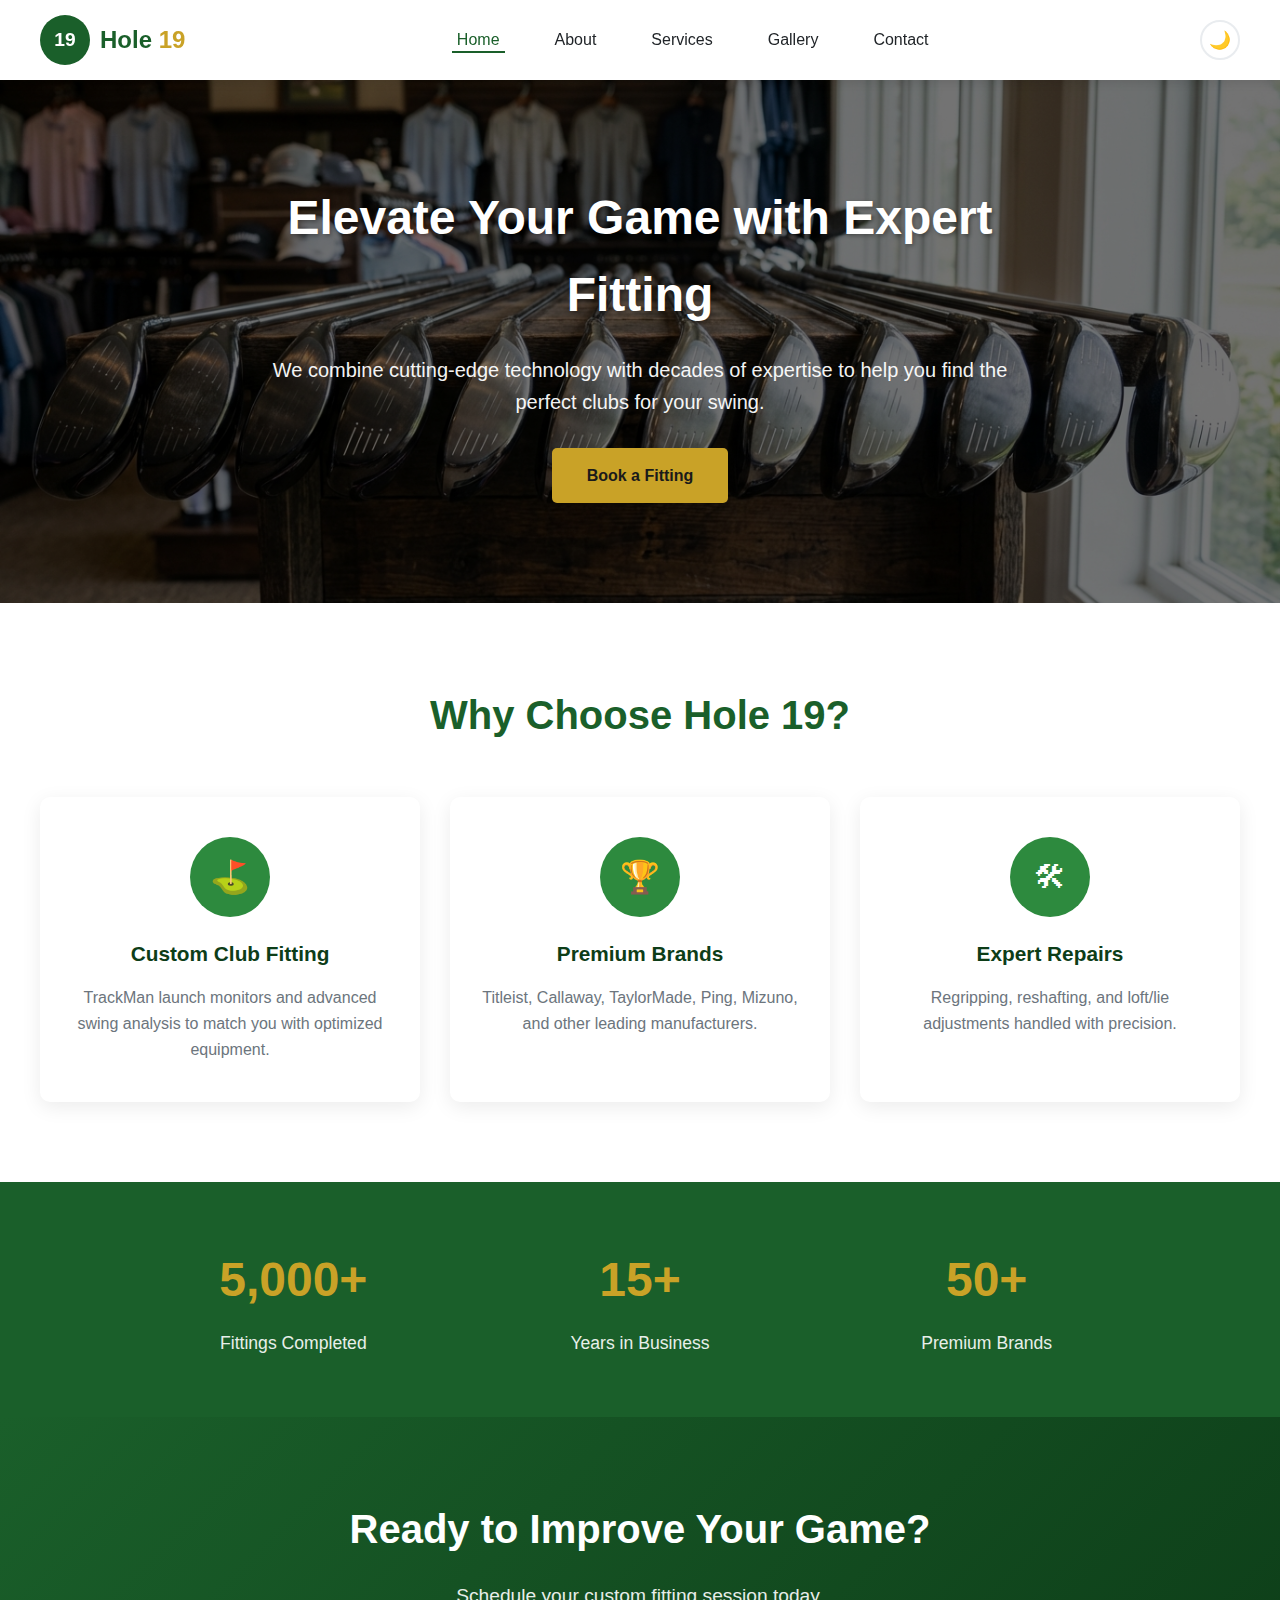
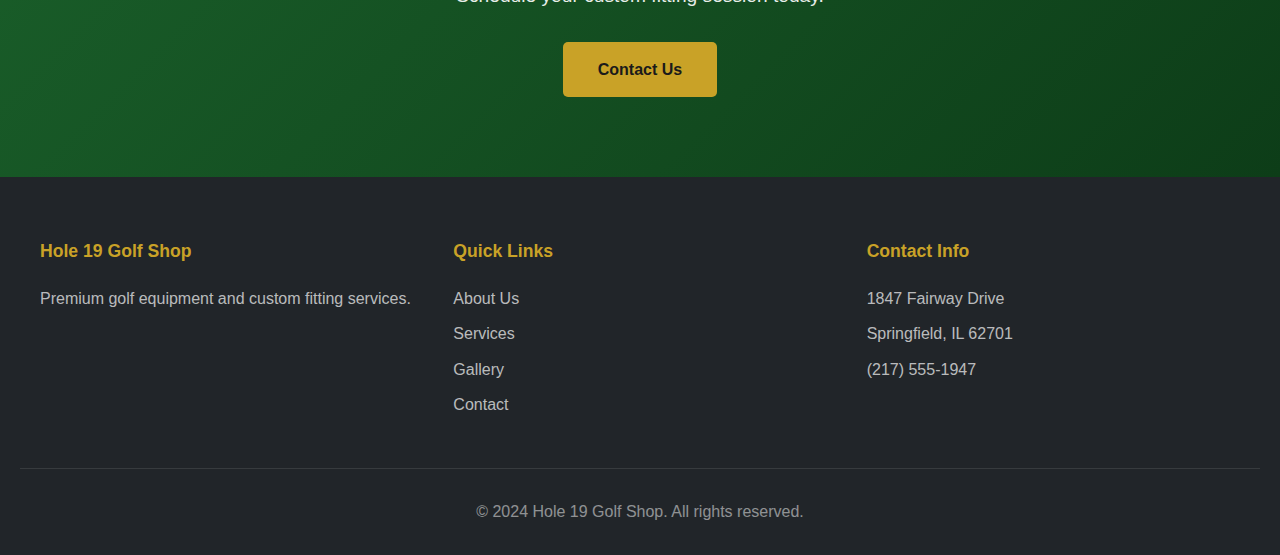
<file: index.html>
<!DOCTYPE html>
<html lang="en">
<head>
    <meta charset="UTF-8">
    <meta name="viewport" content="width=device-width, initial-scale=1.0">
    <meta name="description" content="Hole 19 Golf Shop - Premium golf equipment and custom club fitting in Springfield.">
    <title>Hole 19 Golf Shop | Premium Golf Equipment & Custom Fitting</title>
    <link rel="stylesheet" href="styles.css">
    <script src="theme.js"></script>
</head>
<body>
    <header>
        <nav>
            <a href="index.html" class="logo">
                <div class="logo-icon">19</div>
                <div class="logo-text">Hole <span>19</span></div>
            </a>
            <ul class="nav-links">
                <li><a href="index.html" class="active">Home</a></li>
                <li><a href="about.html">About</a></li>
                <li><a href="services.html">Services</a></li>
                <li><a href="gallery.html">Gallery</a></li>
                <li><a href="contact.html">Contact</a></li>
            </ul>
            <button class="theme-toggle" onclick="toggleTheme()" aria-label="Switch to dark mode" aria-pressed="false">
                <span class="theme-icon">🌙</span>
            </button>
            <div class="mobile-menu-btn" onclick="toggleMenu()">
                <span></span>
                <span></span>
                <span></span>
            </div>
        </nav>
    </header>

    <main>
        <section class="hero">
            <div class="hero-content">
                <h1>Elevate Your Game with Expert Fitting</h1>
                <p>We combine cutting-edge technology with decades of expertise to help you find the perfect clubs for your swing.</p>
                <a href="services.html" class="btn btn-primary">Book a Fitting</a>
            </div>
        </section>

        <section class="features">
            <div class="section-title">
                <h2>Why Choose Hole 19?</h2>
            </div>
            <div class="features-grid">
                <div class="feature-card">
                    <div class="feature-icon">&#9971;</div>
                    <h3>Custom Club Fitting</h3>
                    <p>TrackMan launch monitors and advanced swing analysis to match you with optimized equipment.</p>
                </div>
                <div class="feature-card">
                    <div class="feature-icon">&#127942;</div>
                    <h3>Premium Brands</h3>
                    <p>Titleist, Callaway, TaylorMade, Ping, Mizuno, and other leading manufacturers.</p>
                </div>
                <div class="feature-card">
                    <div class="feature-icon">&#128736;</div>
                    <h3>Expert Repairs</h3>
                    <p>Regripping, reshafting, and loft/lie adjustments handled with precision.</p>
                </div>
            </div>
        </section>

        <section class="stats-section">
            <div class="stats-grid">
                <div class="stat-item">
                    <h3>5,000+</h3>
                    <p>Fittings Completed</p>
                </div>
                <div class="stat-item">
                    <h3>15+</h3>
                    <p>Years in Business</p>
                </div>
                <div class="stat-item">
                    <h3>50+</h3>
                    <p>Premium Brands</p>
                </div>
            </div>
        </section>

        <section class="cta-section">
            <h2>Ready to Improve Your Game?</h2>
            <p>Schedule your custom fitting session today.</p>
            <a href="contact.html" class="btn btn-primary">Contact Us</a>
        </section>
    </main>

    <footer>
        <div class="footer-content">
            <div class="footer-section">
                <h4>Hole 19 Golf Shop</h4>
                <p>Premium golf equipment and custom fitting services.</p>
            </div>
            <div class="footer-section">
                <h4>Quick Links</h4>
                <a href="about.html">About Us</a>
                <a href="services.html">Services</a>
                <a href="gallery.html">Gallery</a>
                <a href="contact.html">Contact</a>
            </div>
            <div class="footer-section">
                <h4>Contact Info</h4>
                <p>1847 Fairway Drive</p>
                <p>Springfield, IL 62701</p>
                <p>(217) 555-1947</p>
            </div>
        </div>
        <div class="footer-bottom">
            <p>&copy; 2024 Hole 19 Golf Shop. All rights reserved.</p>
        </div>
    </footer>

    <script>

        function toggleMenu() {
            document.querySelector('.nav-links').classList.toggle('active');
        }
    </script>
</body>
</html>
</file>
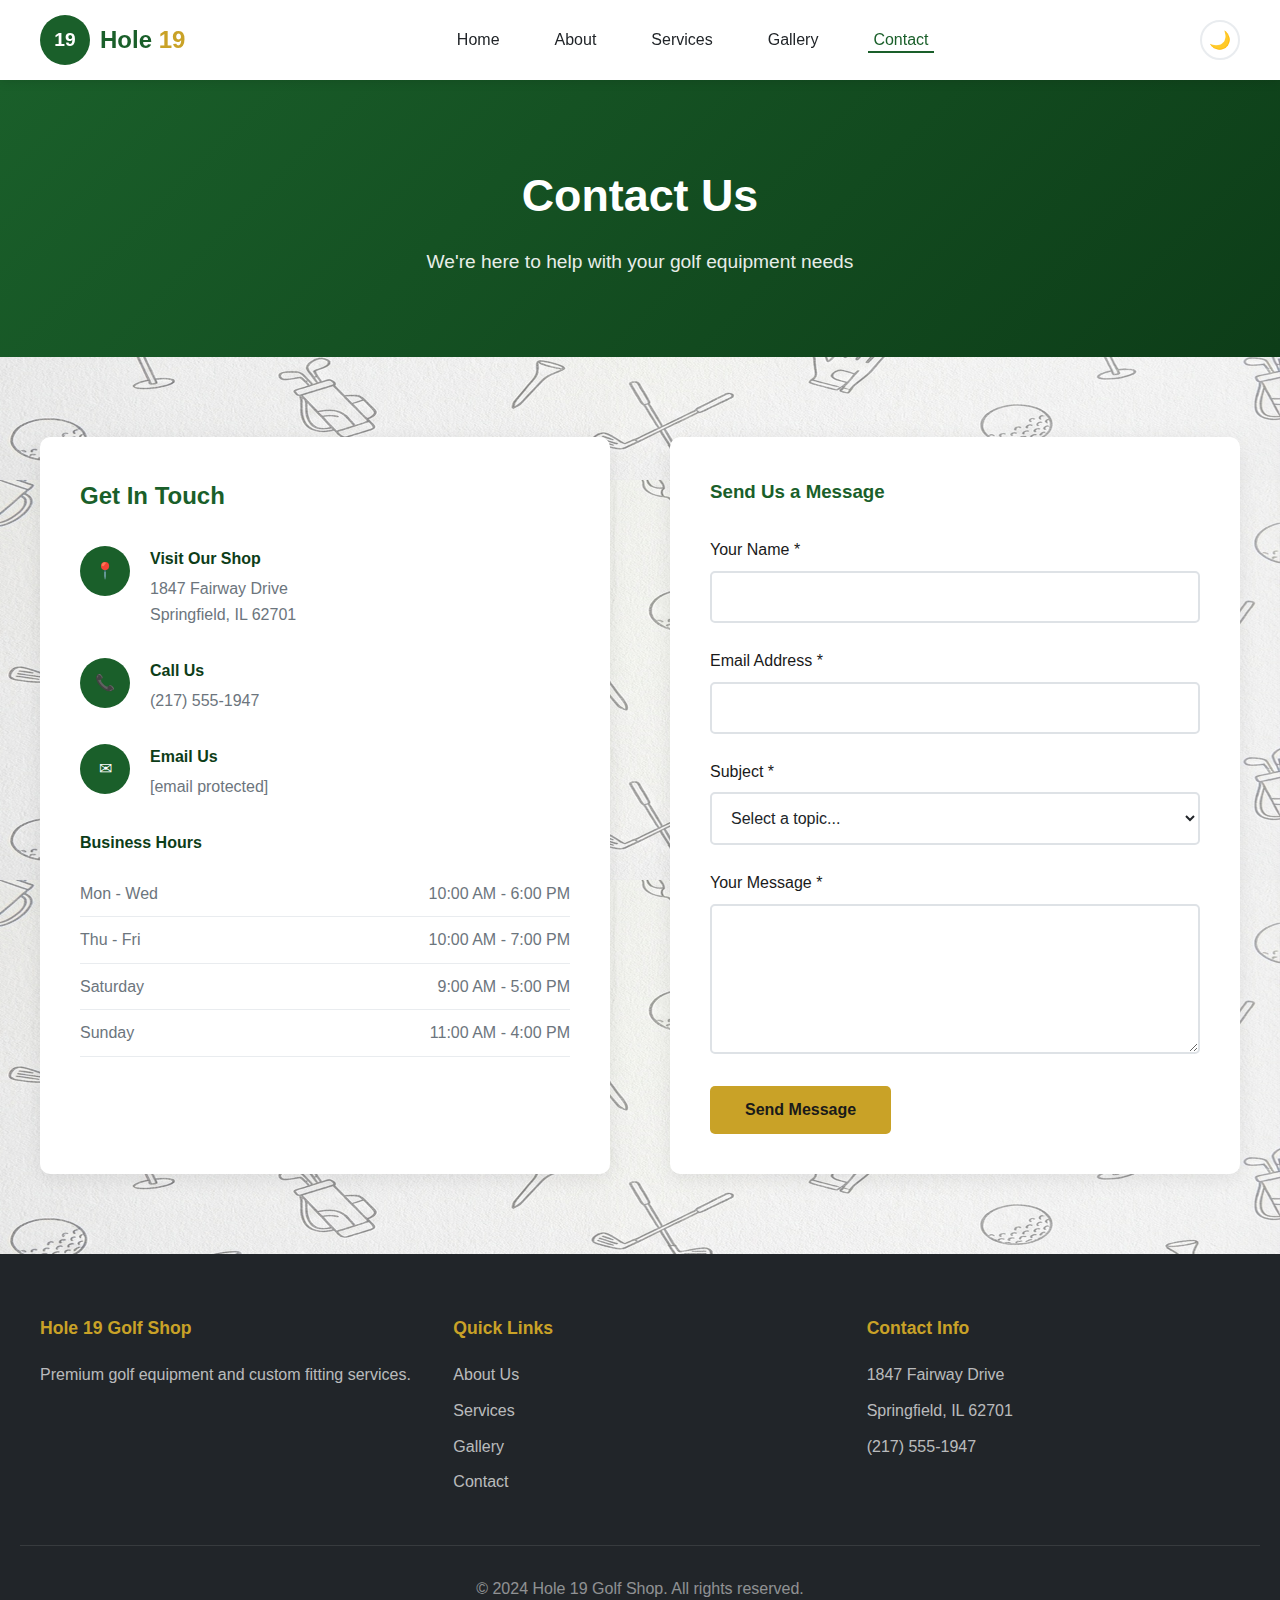
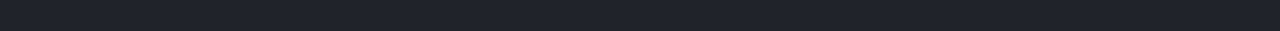
<file: contact.html>
<!DOCTYPE html>
<html lang="en">
<head>
    <meta charset="UTF-8">
    <meta name="viewport" content="width=device-width, initial-scale=1.0">
    <meta name="description" content="Contact Hole 19 Golf Shop in Springfield, IL.">
    <title>Contact Us | Hole 19 Golf Shop</title>
    <link rel="stylesheet" href="styles.css">
    <script src="theme.js"></script>
</head>
<body class="contact-page">
    <header>
        <nav>
            <a href="index.html" class="logo">
                <div class="logo-icon">19</div>
                <div class="logo-text">Hole <span>19</span></div>
            </a>
            <ul class="nav-links">
                <li><a href="index.html">Home</a></li>
                <li><a href="about.html">About</a></li>
                <li><a href="services.html">Services</a></li>
                <li><a href="gallery.html">Gallery</a></li>
                <li><a href="contact.html" class="active">Contact</a></li>
            </ul>
            <button class="theme-toggle" onclick="toggleTheme()" aria-label="Switch to dark mode" aria-pressed="false">
                <span class="theme-icon">🌙</span>
            </button>
            <div class="mobile-menu-btn" onclick="toggleMenu()">
                <span></span>
                <span></span>
                <span></span>
            </div>
        </nav>
    </header>

    <main>
        <section class="page-header">
            <h1>Contact Us</h1>
            <p>We're here to help with your golf equipment needs</p>
        </section>

        <section class="contact-section">
            <div class="contact-grid">
                <div class="contact-info">
                    <h3>Get In Touch</h3>

                    <div class="contact-item">
                        <div class="contact-icon">&#128205;</div>
                        <div>
                            <h4>Visit Our Shop</h4>
                            <p>1847 Fairway Drive<br>Springfield, IL 62701</p>
                        </div>
                    </div>

                    <div class="contact-item">
                        <div class="contact-icon">&#128222;</div>
                        <div>
                            <h4>Call Us</h4>
                            <p>(217) 555-1947</p>
                        </div>
                    </div>

                    <div class="contact-item">
                        <div class="contact-icon">&#9993;</div>
                        <div>
                            <h4>Email Us</h4>
                            <p><a href="/cdn-cgi/l/email-protection" class="__cf_email__" data-cfemail="a7cec9c1c8e7cfc8cbc2969ec0c8cbc189c4c8ca">[email&#160;protected]</a></p>
                        </div>
                    </div>

                    <div class="hours-table">
                        <h4>Business Hours</h4>
                        <table>
                            <tr><td>Mon - Wed</td><td>10:00 AM - 6:00 PM</td></tr>
                            <tr><td>Thu - Fri</td><td>10:00 AM - 7:00 PM</td></tr>
                            <tr><td>Saturday</td><td>9:00 AM - 5:00 PM</td></tr>
                            <tr><td>Sunday</td><td>11:00 AM - 4:00 PM</td></tr>
                        </table>
                    </div>
                </div>

                <div class="contact-form">
                    <h3>Send Us a Message</h3>
                    <form action="#" method="POST">
                        <div class="form-group">
                            <label for="name">Your Name *</label>
                            <input type="text" id="name" name="name" required>
                        </div>
                        <div class="form-group">
                            <label for="email">Email Address *</label>
                            <input type="email" id="email" name="email" required>
                        </div>
                        <div class="form-group">
                            <label for="subject">Subject *</label>
                            <select id="subject" name="subject" required>
                                <option value="">Select a topic...</option>
                                <option value="fitting">Schedule a Fitting</option>
                                <option value="repair">Club Repair</option>
                                <option value="other">Other</option>
                            </select>
                        </div>
                        <div class="form-group">
                            <label for="message">Your Message *</label>
                            <textarea id="message" name="message" rows="5" required></textarea>
                        </div>
                        <button type="submit" class="btn btn-primary">Send Message</button>
                    </form>
                </div>
            </div>
        </section>
    </main>

    <footer>
        <div class="footer-content">
            <div class="footer-section">
                <h4>Hole 19 Golf Shop</h4>
                <p>Premium golf equipment and custom fitting services.</p>
            </div>
            <div class="footer-section">
                <h4>Quick Links</h4>
                <a href="about.html">About Us</a>
                <a href="services.html">Services</a>
                <a href="gallery.html">Gallery</a>
                <a href="contact.html">Contact</a>
            </div>
            <div class="footer-section">
                <h4>Contact Info</h4>
                <p>1847 Fairway Drive</p>
                <p>Springfield, IL 62701</p>
                <p>(217) 555-1947</p>
            </div>
        </div>
        <div class="footer-bottom">
            <p>&copy; 2024 Hole 19 Golf Shop. All rights reserved.</p>
        </div>
    </footer>

    <script data-cfasync="false" src="/c
</file>
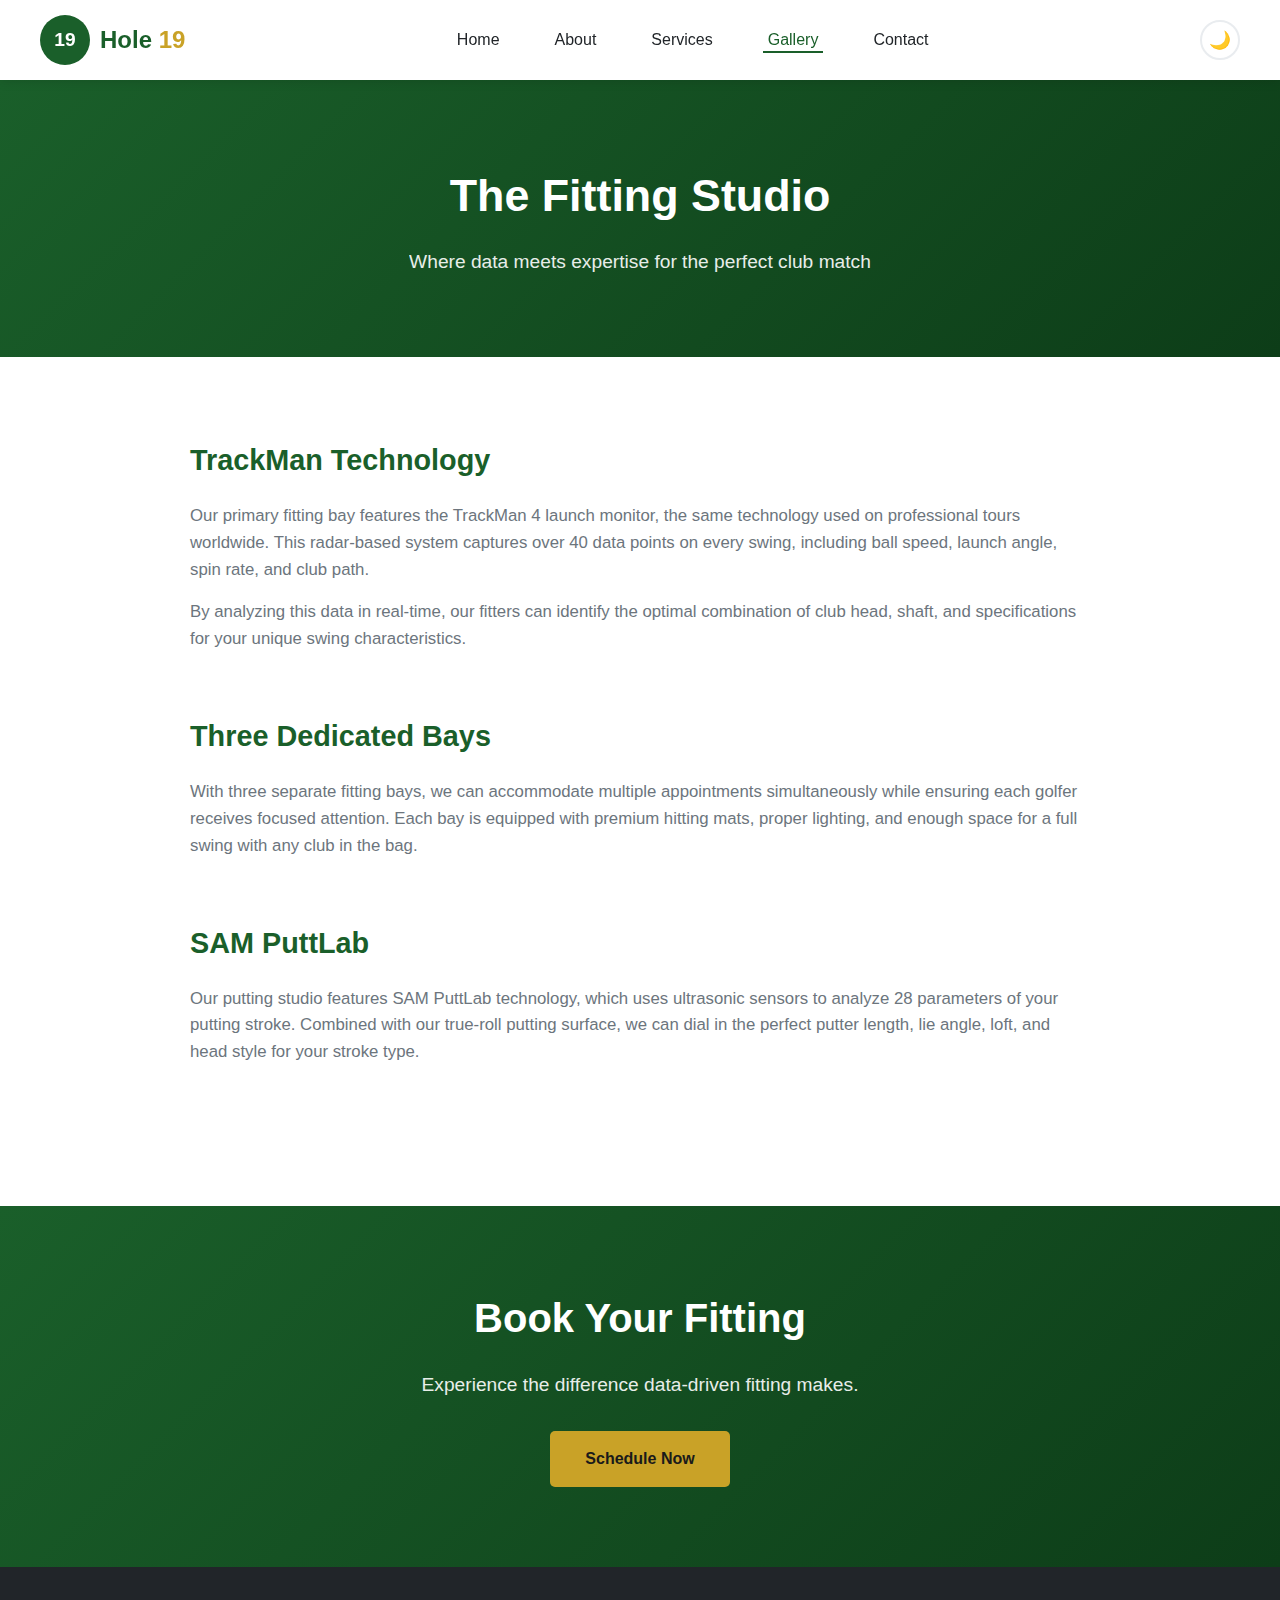
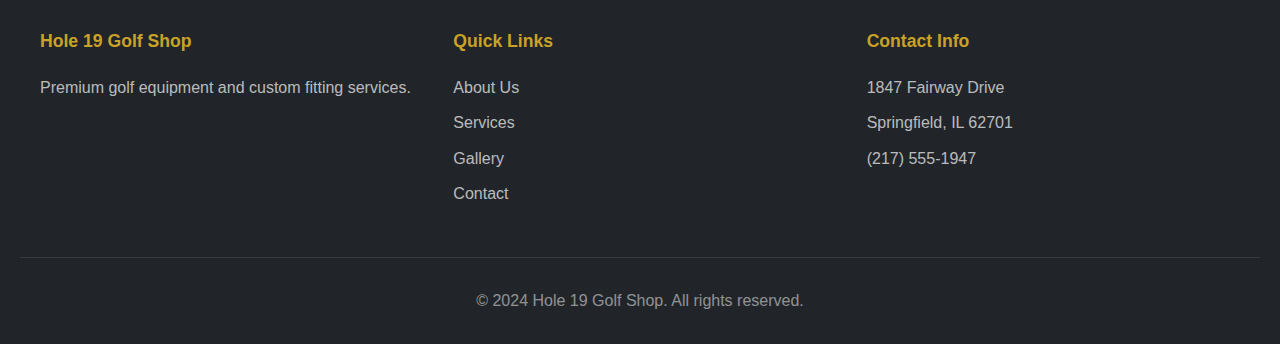
<file: fitting-studio.html>
<!DOCTYPE html>
<html lang="en">
<head>
    <meta charset="UTF-8">
    <meta name="viewport" content="width=device-width, initial-scale=1.0">
    <meta name="description" content="Explore our state-of-the-art fitting studio at Hole 19 Golf Shop.">
    <title>Fitting Studio | Hole 19 Golf Shop</title>
    <link rel="stylesheet" href="styles.css">
    <script src="theme.js"></script>
</head>
<body>
    <header>
        <nav>
            <a href="index.html" class="logo">
                <div class="logo-icon">19</div>
                <div class="logo-text">Hole <span>19</span></div>
            </a>
            <ul class="nav-links">
                <li><a href="index.html">Home</a></li>
                <li><a href="about.html">About</a></li>
                <li><a href="services.html">Services</a></li>
                <li><a href="gallery.html" class="active">Gallery</a></li>
                <li><a href="contact.html">Contact</a></li>
            </ul>
            <button class="theme-toggle" onclick="toggleTheme()" aria-label="Switch to dark mode" aria-pressed="false">
                <span class="theme-icon">🌙</span>
            </button>
            <div class="mobile-menu-btn" onclick="toggleMenu()">
                <span></span>
                <span></span>
                <span></span>
            </div>
        </nav>
    </header>

    <main>
        <section class="page-header">
            <h1>The Fitting Studio</h1>
            <p>Where data meets expertise for the perfect club match</p>
        </section>

        <section class="content-section">
            <div class="content-block">
                <h2>TrackMan Technology</h2>
                <p>Our primary fitting bay features the TrackMan 4 launch monitor, the same technology used on professional tours worldwide. This radar-based system captures over 40 data points on every swing, including ball speed, launch angle, spin rate, and club path.</p>
                <p>By analyzing this data in real-time, our fitters can identify the optimal combination of club head, shaft, and specifications for your unique swing characteristics.</p>
            </div>

            <div class="content-block">
                <h2>Three Dedicated Bays</h2>
                <p>With three separate fitting bays, we can accommodate multiple appointments simultaneously while ensuring each golfer receives focused attention. Each bay is equipped with premium hitting mats, proper lighting, and enough space for a full swing with any club in the bag.</p>
            </div>

            <div class="content-block">
                <h2>SAM PuttLab</h2>
                <p>Our putting studio features SAM PuttLab technology, which uses ultrasonic sensors to analyze 28 parameters of your putting stroke. Combined with our true-roll putting surface, we can dial in the perfect putter length, lie angle, loft, and head style for your stroke type.</p>
            </div>
        </section>

        <section class="cta-section">
            <h2>Book Your Fitting</h2>
            <p>Experience the difference data-driven fitting makes.</p>
            <a href="contact.html" class="btn btn-primary">Schedule Now</a>
        </section>
    </main>

    <footer>
        <div class="footer-content">
            <div class="footer-section">
                <h4>Hole 19 Golf Shop</h4>
                <p>Premium golf equipment and custom fitting services.</p>
            </div>
            <div class="footer-section">
                <h4>Quick Links</h4>
                <a href="about.html">About Us</a>
                <a href="services.html">Services</a>
                <a href="gallery.html">Gallery</a>
                <a href="contact.html">Contact</a>
            </div>
            <div class="footer-section">
                <h4>Contact Info</h4>
                <p>1847 Fairway Drive</p>
                <p>Springfield, IL 62701</p>
                <p>(217) 555-1947</p>
            </div>
        </div>
        <div class="footer-bottom">
            <p>&copy; 2024 Hole 19 Golf Shop. All rights reserved.</p>
        </div>
    </footer>

    <script>

        function toggleMenu() {
            document.querySelector('.nav-links').classList.toggle('active');
        }
    </script>
</body>
</html>
</file>
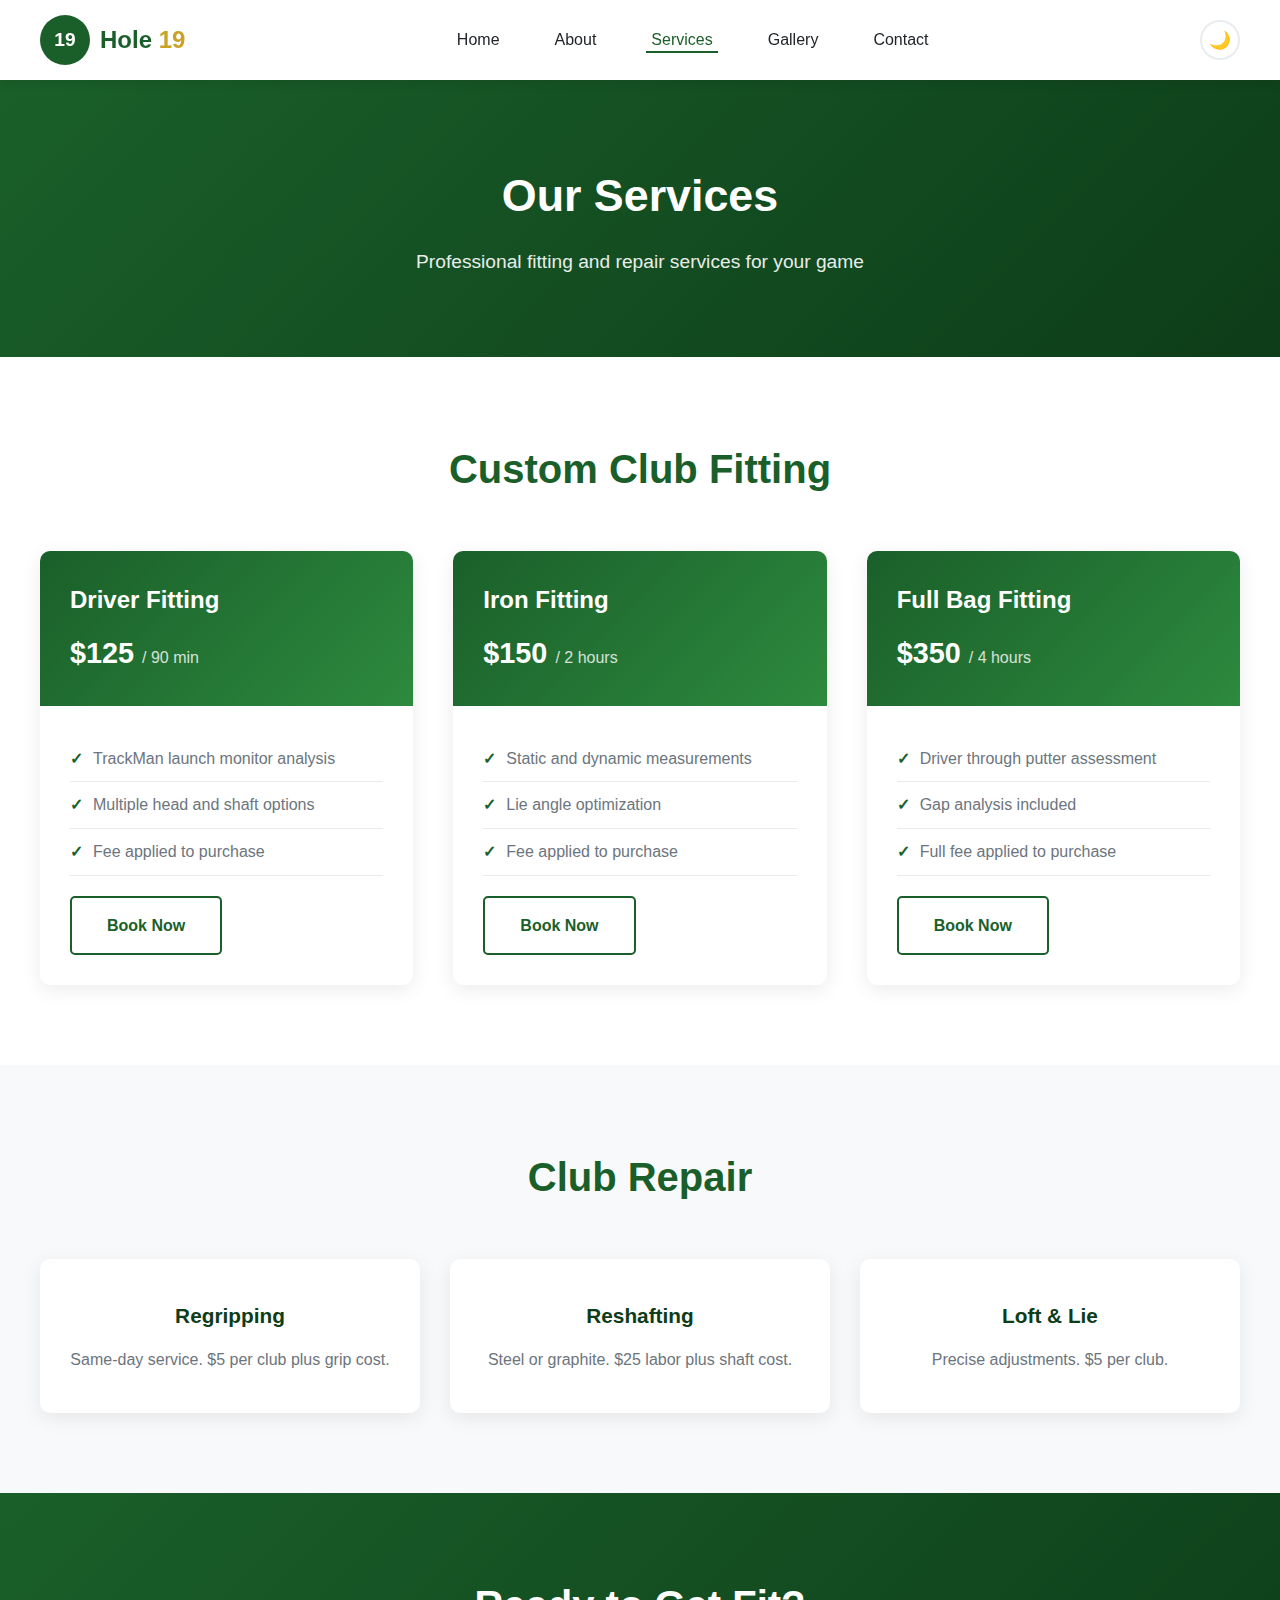
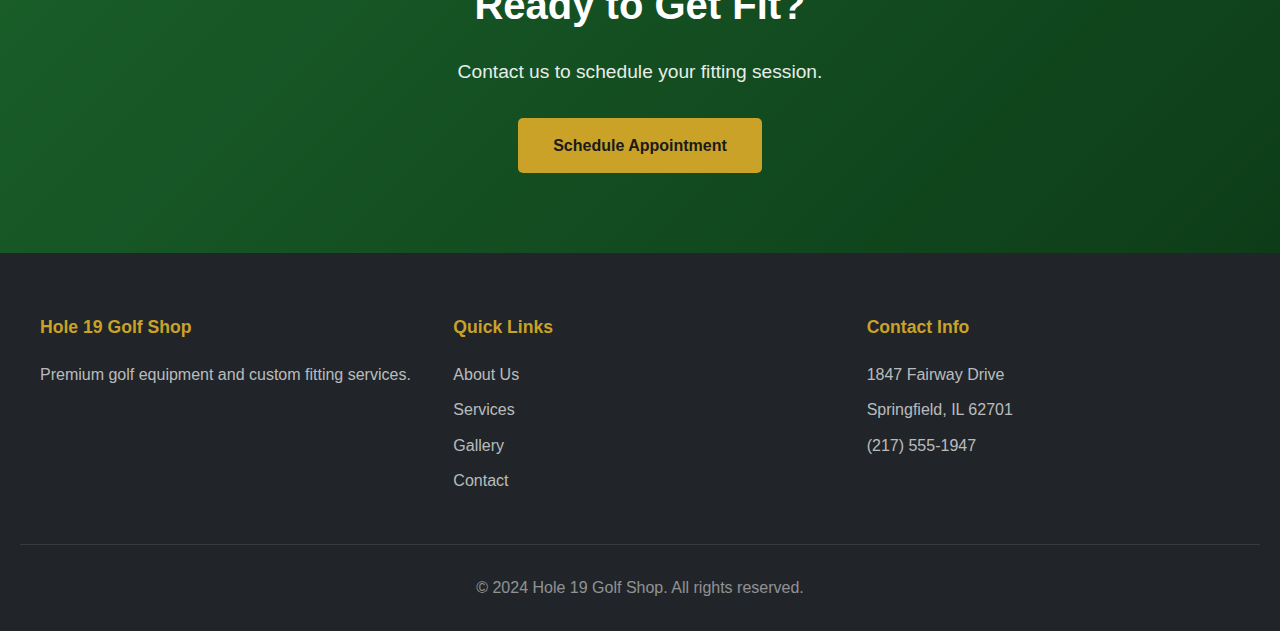
<file: services.html>
<!DOCTYPE html>
<html lang="en">
<head>
    <meta charset="UTF-8">
    <meta name="viewport" content="width=device-width, initial-scale=1.0">
    <meta name="description" content="Professional golf services including custom club fitting and repair at Hole 19 Golf Shop.">
    <title>Services | Hole 19 Golf Shop</title>
    <link rel="stylesheet" href="styles.css">
    <script src="theme.js"></script>
</head>
<body>
    <header>
        <nav>
            <a href="index.html" class="logo">
                <div class="logo-icon">19</div>
                <div class="logo-text">Hole <span>19</span></div>
            </a>
            <ul class="nav-links">
                <li><a href="index.html">Home</a></li>
                <li><a href="about.html">About</a></li>
                <li><a href="services.html" class="active">Services</a></li>
                <li><a href="gallery.html">Gallery</a></li>
                <li><a href="contact.html">Contact</a></li>
            </ul>
            <button class="theme-toggle" onclick="toggleTheme()" aria-label="Switch to dark mode" aria-pressed="false">
                <span class="theme-icon">🌙</span>
            </button>
            <div class="mobile-menu-btn" onclick="toggleMenu()">
                <span></span>
                <span></span>
                <span></span>
            </div>
        </nav>
    </header>

    <main>
        <section class="page-header">
            <h1>Our Services</h1>
            <p>Professional fitting and repair services for your game</p>
        </section>

        <section class="content-section">
            <div class="section-title">
                <h2>Custom Club Fitting</h2>
            </div>
            <div class="services-grid">
                <div class="service-card">
                    <div class="service-header">
                        <h3>Driver Fitting</h3>
                        <div class="price">$125 <span>/ 90 min</span></div>
                    </div>
                    <div class="service-body">
                        <ul>
                            <li>TrackMan launch monitor analysis</li>
                            <li>Multiple head and shaft options</li>
                            <li>Fee applied to purchase</li>
                        </ul>
                        <a href="contact.html" class="btn btn-outline">Book Now</a>
                    </div>
                </div>
                <div class="service-card">
                    <div class="service-header">
                        <h3>Iron Fitting</h3>
                        <div class="price">$150 <span>/ 2 hours</span></div>
                    </div>
                    <div class="service-body">
                        <ul>
                            <li>Static and dynamic measurements</li>
                            <li>Lie angle optimization</li>
                            <li>Fee applied to purchase</li>
                        </ul>
                        <a href="contact.html" class="btn btn-outline">Book Now</a>
                    </div>
                </div>
                <div class="service-card">
                    <div class="service-header">
                        <h3>Full Bag Fitting</h3>
                        <div class="price">$350 <span>/ 4 hours</span></div>
                    </div>
                    <div class="service-body">
                        <ul>
                            <li>Driver through putter assessment</li>
                            <li>Gap analysis included</li>
                            <li>Full fee applied to purchase</li>
                        </ul>
                        <a href="contact.html" class="btn btn-outline">Book Now</a>
                    </div>
                </div>
            </div>
        </section>

        <section class="about-section">
            <div class="section-title">
                <h2>Club Repair</h2>
            </div>
            <div class="features-grid">
                <div class="feature-card">
                    <h3>Regripping</h3>
                    <p>Same-day service. $5 per club plus grip cost.</p>
                </div>
                <div class="feature-card">
                    <h3>Reshafting</h3>
                    <p>Steel or graphite. $25 labor plus shaft cost.</p>
                </div>
                <div class="feature-card">
                    <h3>Loft & Lie</h3>
                    <p>Precise adjustments. $5 per club.</p>
                </div>
            </div>
        </section>

        <section class="cta-section">
            <h2>Ready to Get Fit?</h2>
            <p>Contact us to schedule your fitting session.</p>
            <a href="contact.html" class="btn btn-primary">Schedule Appointment</a>
        </section>
    </main>

    <footer>
        <div class="footer-content">
            <div class="footer-section">
                <h4>Hole 19 Golf Shop</h4>
                <p>Premium golf equipment and custom fitting services.</p>
            </div>
            <div class="footer-section">
                <h4>Quick Links</h4>
                <a href="about.html">About Us</a>
                <a href="services.html">Services</a>
                <a href="gallery.html">Gallery</a>
                <a href="contact.html">Contact</a>
            </div>
            <div class="footer-section">
                <h4>Contact Info</h4>
                <p>1847 Fairway Drive</p>
                <p>Springfield, IL 62701</p>
                <p>(217) 555-1947</p>
            </div>
        </div>
        <div class="footer-bottom">
            <p>&copy; 2024 Hole 19 Golf Shop. All rights reserved.</p>
        </div>
    </footer>

    <script>

        function toggleMenu() {
            document.querySelector('.nav-links').classList.toggle('active');
        }
    </script>
</body>
</html>
</file>
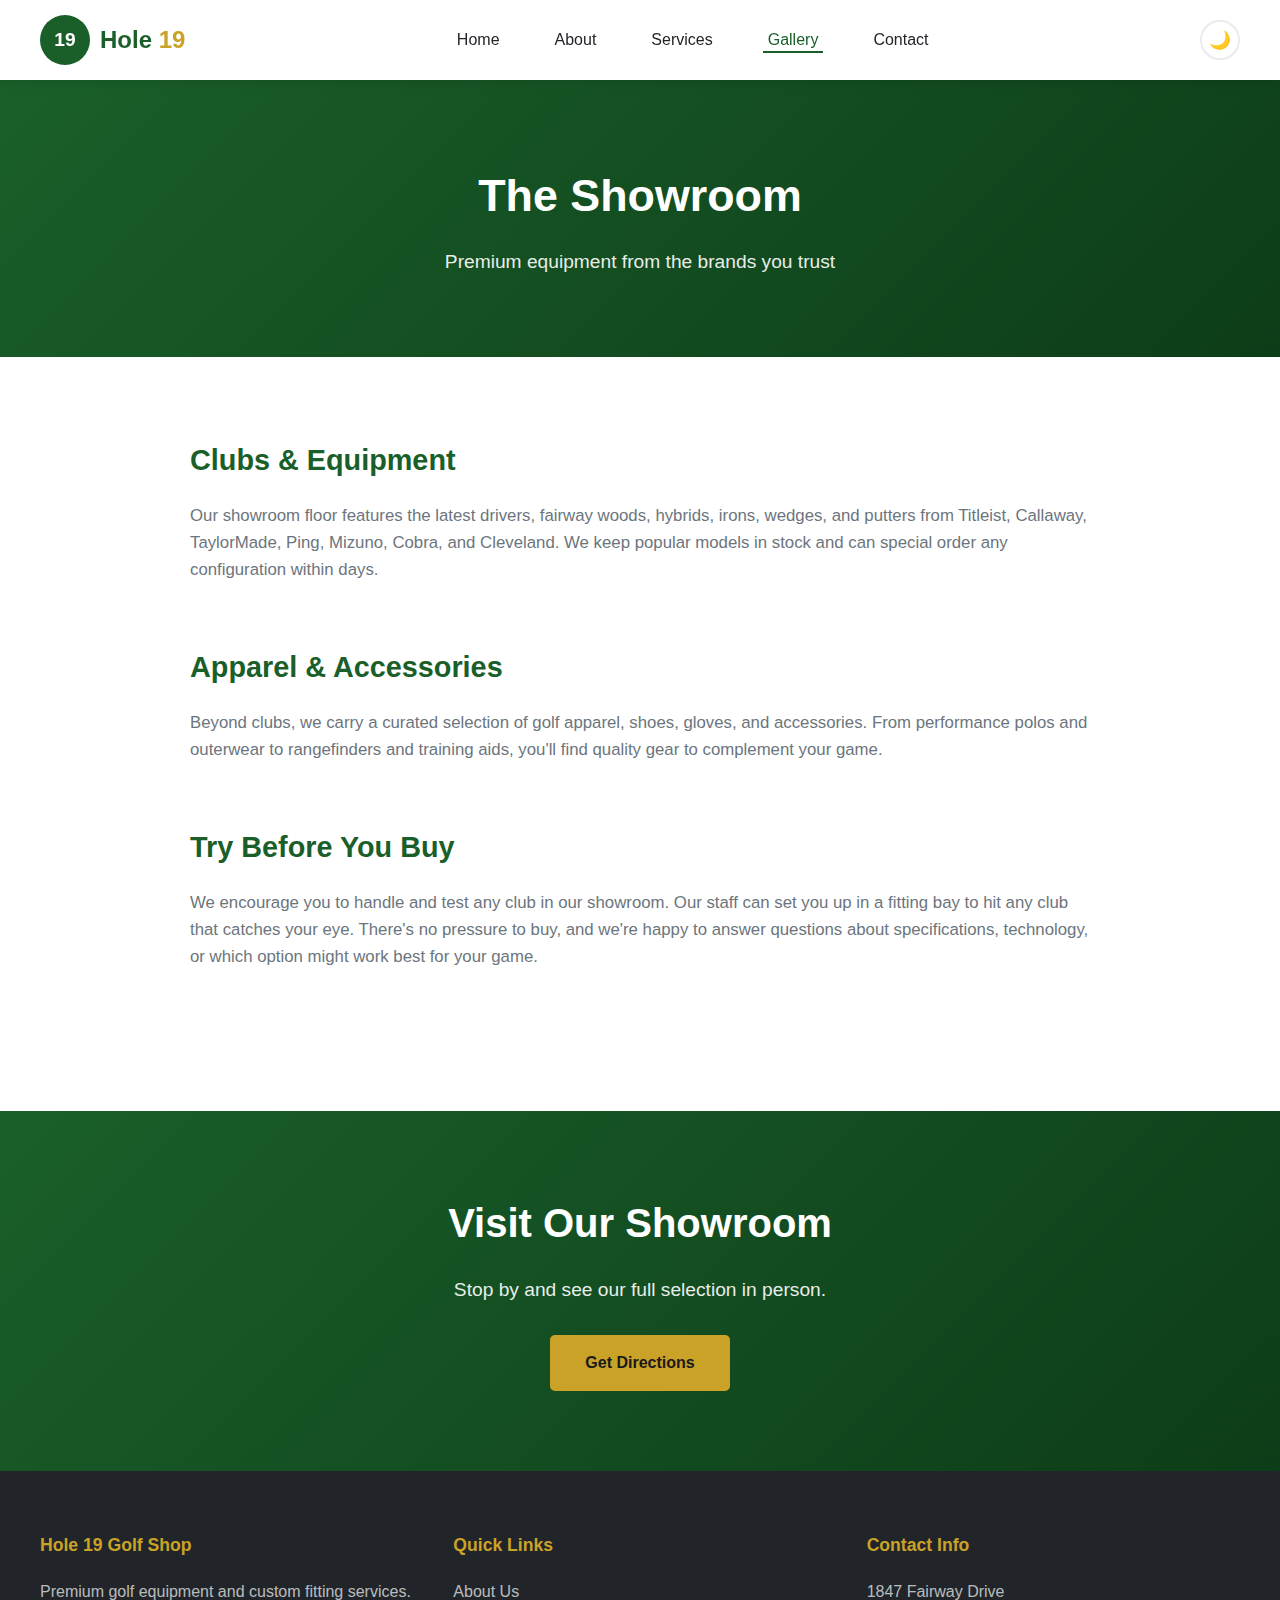
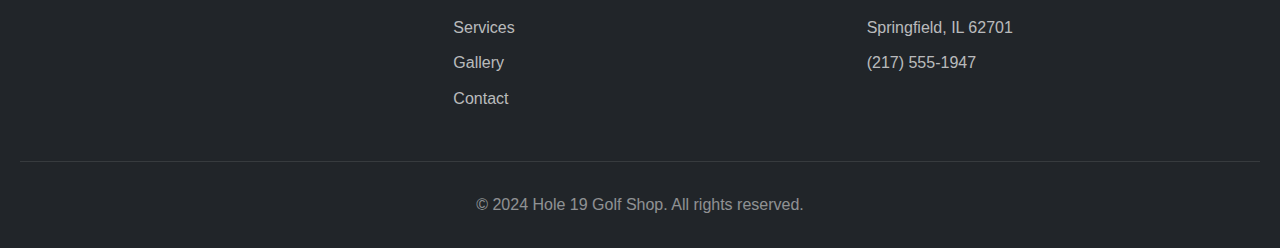
<file: showroom.html>
<!DOCTYPE html>
<html lang="en">
<head>
    <meta charset="UTF-8">
    <meta name="viewport" content="width=device-width, initial-scale=1.0">
    <meta name="description" content="Browse our showroom featuring premium golf equipment at Hole 19 Golf Shop.">
    <title>Showroom | Hole 19 Golf Shop</title>
    <link rel="stylesheet" href="styles.css">
    <script src="theme.js"></script>
</head>
<body>
    <header>
        <nav>
            <a href="index.html" class="logo">
                <div class="logo-icon">19</div>
                <div class="logo-text">Hole <span>19</span></div>
            </a>
            <ul class="nav-links">
                <li><a href="index.html">Home</a></li>
                <li><a href="about.html">About</a></li>
                <li><a href="services.html">Services</a></li>
                <li><a href="gallery.html" class="active">Gallery</a></li>
                <li><a href="contact.html">Contact</a></li>
            </ul>
            <button class="theme-toggle" onclick="toggleTheme()" aria-label="Switch to dark mode" aria-pressed="false">
                <span class="theme-icon">🌙</span>
            </button>
            <div class="mobile-menu-btn" onclick="toggleMenu()">
                <span></span>
                <span></span>
                <span></span>
            </div>
        </nav>
    </header>

    <main>
        <section class="page-header">
            <h1>The Showroom</h1>
            <p>Premium equipment from the brands you trust</p>
        </section>

        <section class="content-section">
            <div class="content-block">
                <h2>Clubs & Equipment</h2>
                <p>Our showroom floor features the latest drivers, fairway woods, hybrids, irons, wedges, and putters from Titleist, Callaway, TaylorMade, Ping, Mizuno, Cobra, and Cleveland. We keep popular models in stock and can special order any configuration within days.</p>
            </div>

            <div class="content-block">
                <h2>Apparel & Accessories</h2>
                <p>Beyond clubs, we carry a curated selection of golf apparel, shoes, gloves, and accessories. From performance polos and outerwear to rangefinders and training aids, you'll find quality gear to complement your game.</p>
            </div>

            <div class="content-block">
                <h2>Try Before You Buy</h2>
                <p>We encourage you to handle and test any club in our showroom. Our staff can set you up in a fitting bay to hit any club that catches your eye. There's no pressure to buy, and we're happy to answer questions about specifications, technology, or which option might work best for your game.</p>
            </div>
        </section>

        <section class="cta-section">
            <h2>Visit Our Showroom</h2>
            <p>Stop by and see our full selection in person.</p>
            <a href="contact.html" class="btn btn-primary">Get Directions</a>
        </section>
    </main>

    <footer>
        <div class="footer-content">
            <div class="footer-section">
                <h4>Hole 19 Golf Shop</h4>
                <p>Premium golf equipment and custom fitting services.</p>
            </div>
            <div class="footer-section">
                <h4>Quick Links</h4>
                <a href="about.html">About Us</a>
                <a href="services.html">Services</a>
                <a href="gallery.html">Gallery</a>
                <a href="contact.html">Contact</a>
            </div>
            <div class="footer-section">
                <h4>Contact Info</h4>
                <p>1847 Fairway Drive</p>
                <p>Springfield, IL 62701</p>
                <p>(217) 555-1947</p>
            </div>
        </div>
        <div class="footer-bottom">
            <p>&copy; 2024 Hole 19 Golf Shop. All rights reserved.</p>
        </div>
    </footer>

    <script>

        function toggleMenu() {
            document.querySelector('.nav-links').classList.toggle('active');
        }
    </script>
</body>
</html>
</file>
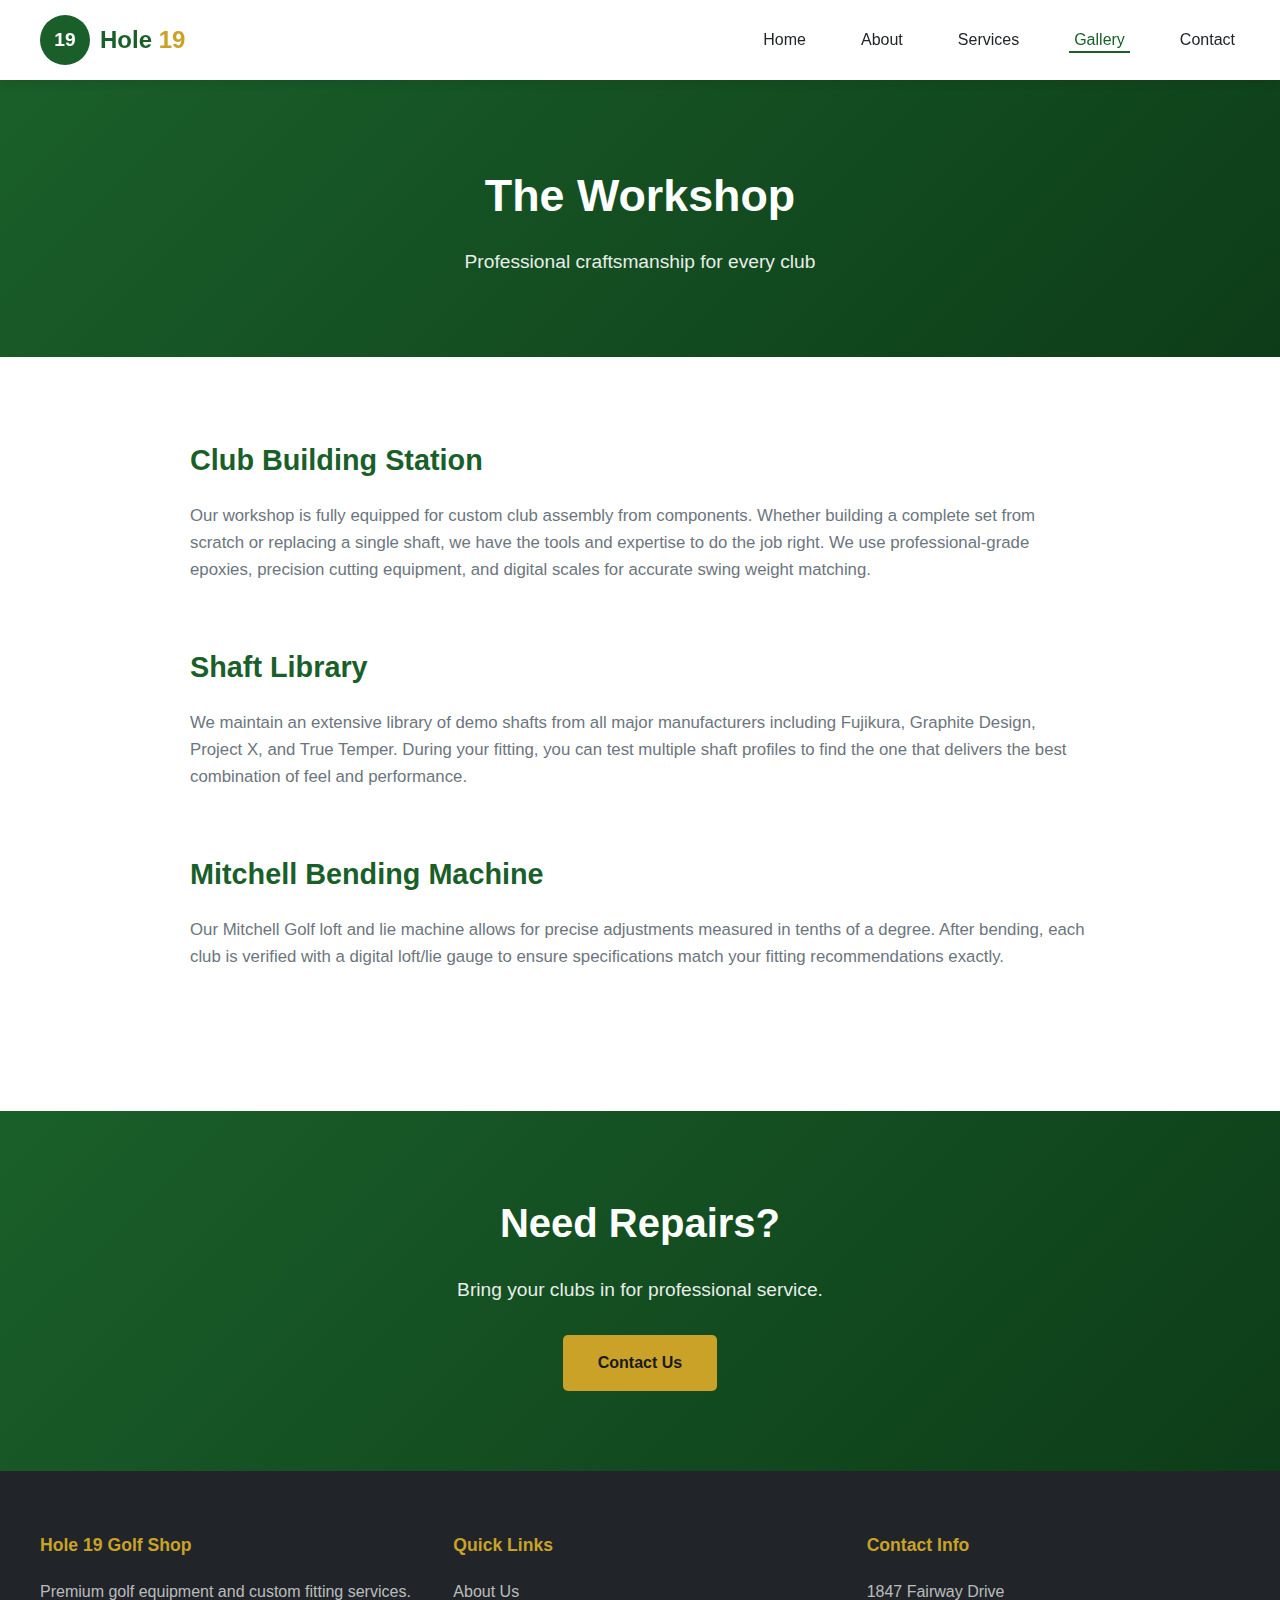
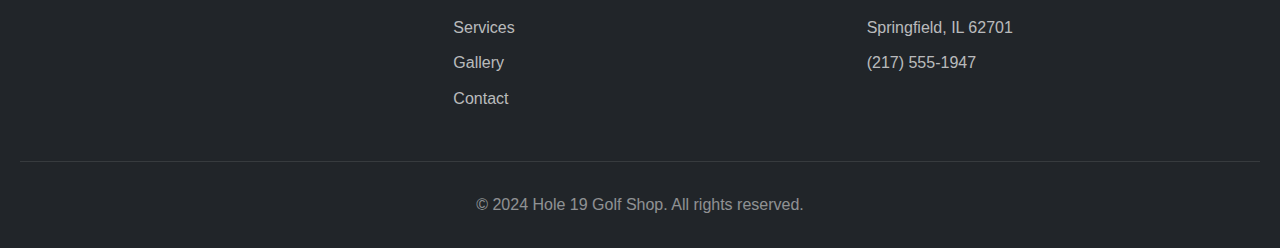
<file: workshop.html>
<!DOCTYPE html>
<html lang="en">
<head>
    <meta charset="UTF-8">
    <meta name="viewport" content="width=device-width, initial-scale=1.0">
    <meta name="description" content="Our professional club repair and building workshop at Hole 19 Golf Shop.">
    <title>Workshop | Hole 19 Golf Shop</title>
    <link rel="stylesheet" href="styles.css">
</head>
<body>
    <header>
        <nav>
            <a href="index.html" class="logo">
                <div class="logo-icon">19</div>
                <div class="logo-text">Hole <span>19</span></div>
            </a>
            <ul class="nav-links">
                <li><a href="index.html">Home</a></li>
                <li><a href="about.html">About</a></li>
                <li><a href="services.html">Services</a></li>
                <li><a href="gallery.html" class="active">Gallery</a></li>
                <li><a href="contact.html">Contact</a></li>
            </ul>
            <div class="mobile-menu-btn" onclick="toggleMenu()">
                <span></span>
                <span></span>
                <span></span>
            </div>
        </nav>
    </header>

    <main>
        <section class="page-header">
            <h1>The Workshop</h1>
            <p>Professional craftsmanship for every club</p>
        </section>

        <section class="content-section">
            <div class="content-block">
                <h2>Club Building Station</h2>
                <p>Our workshop is fully equipped for custom club assembly from components. Whether building a complete set from scratch or replacing a single shaft, we have the tools and expertise to do the job right. We use professional-grade epoxies, precision cutting equipment, and digital scales for accurate swing weight matching.</p>
            </div>

            <div class="content-block">
                <h2>Shaft Library</h2>
                <p>We maintain an extensive library of demo shafts from all major manufacturers including Fujikura, Graphite Design, Project X, and True Temper. During your fitting, you can test multiple shaft profiles to find the one that delivers the best combination of feel and performance.</p>
            </div>

            <div class="content-block">
                <h2>Mitchell Bending Machine</h2>
                <p>Our Mitchell Golf loft and lie machine allows for precise adjustments measured in tenths of a degree. After bending, each club is verified with a digital loft/lie gauge to ensure specifications match your fitting recommendations exactly.</p>
            </div>
        </section>

        <section class="cta-section">
            <h2>Need Repairs?</h2>
            <p>Bring your clubs in for professional service.</p>
            <a href="contact.html" class="btn btn-primary">Contact Us</a>
        </section>
    </main>

    <footer>
        <div class="footer-content">
            <div class="footer-section">
                <h4>Hole 19 Golf Shop</h4>
                <p>Premium golf equipment and custom fitting services.</p>
            </div>
            <div class="footer-section">
                <h4>Quick Links</h4>
                <a href="about.html">About Us</a>
                <a href="services.html">Services</a>
                <a href="gallery.html">Gallery</a>
                <a href="contact.html">Contact</a>
            </div>
            <div class="footer-section">
                <h4>Contact Info</h4>
                <p>1847 Fairway Drive</p>
                <p>Springfield, IL 62701</p>
                <p>(217) 555-1947</p>
            </div>
        </div>
        <div class="footer-bottom">
            <p>&copy; 2024 Hole 19 Golf Shop. All rights reserved.</p>
        </div>
    </footer>

    <script>
        function toggleMenu() {
            document.querySelector('.nav-links').classList.toggle('active');
        }
    </script>
</body>
</html>
</file>
<file: styles.css>
/* CSS Variables for Golf Theme */
:root {
    /* Brand colors - never change between modes */
    --primary-green: #1a5f2a;
    --light-green: #2d8a3e;
    --dark-green: #0d3d18;
    --accent-gold: #c9a227;
    --accent-gold-hover: #b8922a;

    /* Permanent white - for text/elements on colored backgrounds (hero, CTAs, footer)
       that should stay white regardless of light/dark mode */
    --color-always-white: #ffffff;

    /* Surface colors */
    --color-bg: #ffffff;
    --color-bg-alt: #f8f9fa;
    --color-bg-muted: #e9ecef;
    --color-bg-card: #ffffff;
    --color-bg-input: #ffffff;

    /* Border colors */
    --color-border: #e9ecef;
    --color-border-input: #dee2e6;

    /* Text colors */
    --color-text: #212529;
    --color-text-muted: #6c757d;
    --color-text-heading: #1a1a1a;
    --color-text-emphasis: #0d3d18;

    /* Nav & header */
    --color-header-bg: #ffffff;
    --color-nav-text: #212529;
    --color-mobile-nav-bg: #ffffff;
    --color-hamburger: #343a40;

    /* Footer */
    --color-footer-bg: #212529;

    /* Shadows */
    --shadow-card: 0 5px 20px rgba(0, 0, 0, 0.08);
    --shadow-card-hover: 0 10px 30px rgba(0, 0, 0, 0.12);
    --shadow-header: 0 2px 10px rgba(0, 0, 0, 0.1);
}

/* Dark mode: slightly dim photos so they don't blast against dark surfaces.
   The transition is on the base rule so brightness fades in both directions
   (light→dark and dark→light). No class exclusion needed — no <img> elements
   have .logo-icon (that's a <div>), so all content images are targeted. */
[data-theme="dark"] img {
    filter: brightness(0.88) saturate(0.95);
}

[data-theme="dark"] img:hover {
    filter: brightness(1) saturate(1);
}

/* Dark mode: invert the mobile nav box-shadow so it reads on dark header */
[data-theme="dark"] .nav-links {
    box-shadow: 0 5px 20px rgba(0, 0, 0, 0.4);
}

/* ─── Dark Mode Palette ─────────────────────────────────────────────────────── */
[data-theme="dark"] {
    /* Surfaces */
    --color-bg: #0f1a12;
    --color-bg-alt: #162019;
    --color-bg-muted: #1e2d22;
    --color-bg-card: #1a2b1e;
    --color-bg-input: #1e2d22;

    /* Borders */
    --color-border: #2a3d2e;
    --color-border-input: #3a5040;

    /* Text */
    --color-text: #e8f0ea;
    --color-text-muted: #8faa95;
    --color-text-heading: #f0f7f2;
    --color-text-emphasis: #7ecb8f;

    /* Nav & header */
    --color-header-bg: #0f1a12;
    --color-nav-text: #e8f0ea;
    --color-mobile-nav-bg: #0f1a12;
    --color-hamburger: #e8f0ea;

    /* Footer */
    --color-footer-bg: #070f09;

    /* Shadows */
    --shadow-card: 0 5px 20px rgba(0, 0, 0, 0.35);
    --shadow-card-hover: 0 10px 30px rgba(0, 0, 0, 0.5);
    --shadow-header: 0 2px 10px rgba(0, 0, 0, 0.4);
}

/* Reset and Base Styles */
* {
    margin: 0;
    padding: 0;
    box-sizing: border-box;
}

html {
    scroll-behavior: smooth;
}

/* Smooth theme transition — applied to html so all elements inherit it.
   !important is required to override existing `transition: all` rules on
   cards and buttons — scoping to specific properties prevents their
   transform animations from being overridden during the theme switch.
   box-shadow excluded: it uses CSS variables which don't animate via transition. */
html.theme-transitioning,
html.theme-transitioning *,
html.theme-transitioning *::before,
html.theme-transitioning *::after {
    transition: background-color 0.25s ease, color 0.25s ease,
                border-color 0.25s ease !important;
}

body {
    font-family: 'Segoe UI', Tahoma, Geneva, Verdana, sans-serif;
    line-height: 1.6;
    color: var(--color-text);
    background-color: var(--color-bg);
}

a {
    text-decoration: none;
    color: inherit;
}

ul {
    list-style: none;
}

img {
    max-width: 100%;
    height: auto;
    transition: filter 0.25s ease;
}

/* Container */
.container {
    max-width: 1200px;
    margin: 0 auto;
    padding: 0 20px;
}

/* Header and Navigation */
header {
    background-color: var(--color-header-bg);
    box-shadow: var(--shadow-header);
    position: sticky;
    top: 0;
    z-index: 1000;
}

nav {
    display: flex;
    justify-content: space-between;
    align-items: center;
    padding: 15px 40px;
    max-width: 1400px;
    margin: 0 auto;
}

.logo {
    display: flex;
    align-items: center;
    gap: 10px;
}

.logo-icon {
    width: 50px;
    height: 50px;
    background-color: var(--primary-green);
    border-radius: 50%;
    display: flex;
    align-items: center;
    justify-content: center;
    color: var(--color-always-white);
    font-weight: bold;
    font-size: 1.2rem;
}

.logo-text {
    font-size: 1.5rem;
    font-weight: 700;
    color: var(--primary-green);
}

.logo-text span {
    color: var(--accent-gold);
}

.nav-links {
    display: flex;
    gap: 45px;
}

.nav-links a {
    color: var(--color-nav-text);
    font-weight: 500;
    padding: 10px 5px;
    position: relative;
    transition: color 0.3s ease;
}

.nav-links a::after {
    content: '';
    position: absolute;
    bottom: 5px;
    left: 0;
    width: 0;
    height: 2px;
    background-color: var(--primary-green);
    transition: width 0.3s ease;
}

.nav-links a:hover,
.nav-links a.active {
    color: var(--primary-green);
}

.nav-links a:hover::after,
.nav-links a.active::after {
    width: 100%;
}

.mobile-menu-btn {
    display: none;
    flex-direction: column;
    gap: 5px;
    cursor: pointer;
    padding: 5px;
}

.mobile-menu-btn span {
    width: 25px;
    height: 3px;
    background-color: var(--color-hamburger);
    transition: all 0.3s ease;
}

/* Theme Toggle Button */
.theme-toggle {
    background: none;
    border: 2px solid var(--color-border);
    border-radius: 50%;
    width: 40px;
    height: 40px;
    cursor: pointer;
    display: flex;
    align-items: center;
    justify-content: center;
    font-size: 1.1rem;
    transition: border-color 0.3s ease, background-color 0.3s ease, transform 0.2s ease;
    flex-shrink: 0;
}

.theme-toggle:hover {
    border-color: var(--primary-green);
    background-color: var(--color-bg-alt);
    transform: scale(1.1);
}

.theme-toggle:focus-visible {
    outline: 2px solid var(--primary-green);
    outline-offset: 3px;
}

/* Hero Section */
.hero {
    background: url('public/images/hero.jpg') center/cover no-repeat;
    color: var(--color-always-white);
    padding: 100px 20px;
    text-align: center;
    position: relative;
    overflow: hidden;
}

.hero::before {
    content: '';
    position: absolute;
    top: 0;
    left: 0;
    right: 0;
    bottom: 0;
    background: rgba(0, 0, 0, 0.55);
}

.hero-content {
    position: relative;
    z-index: 1;
    max-width: 800px;
    margin: 0 auto;
}

.hero h1 {
    font-size: 3rem;
    margin-bottom: 20px;
    text-shadow: 2px 2px 4px rgba(0, 0, 0, 0.3);
}

.hero p {
    font-size: 1.25rem;
    margin-bottom: 30px;
    opacity: 0.95;
}

.btn {
    display: inline-block;
    padding: 15px 35px;
    border-radius: 5px;
    font-weight: 600;
    transition: all 0.3s ease;
    cursor: pointer;
    border: none;
    font-size: 1rem;
}

.btn-primary {
    background-color: var(--accent-gold);
    color: #1a1a1a; /* always dark - gold background requires dark text in both modes */
}

.btn-primary:hover {
    background-color: var(--accent-gold-hover);
    transform: translateY(-2px);
    box-shadow: 0 5px 20px rgba(0, 0, 0, 0.2);
}

.btn-secondary {
    background-color: var(--color-bg);
    color: var(--primary-green);
}

.btn-secondary:hover {
    background-color: var(--color-bg-alt);
    transform: translateY(-2px);
}

.btn-outline {
    background-color: transparent;
    border: 2px solid var(--primary-green);
    color: var(--primary-green);
}

.btn-outline:hover {
    background-color: var(--primary-green);
    color: var(--color-always-white);
}

/* Section Styles */
section {
    padding: 80px 20px;
}

.section-title {
    text-align: center;
    margin-bottom: 50px;
}

.section-title h2 {
    font-size: 2.5rem;
    color: var(--primary-green);
    margin-bottom: 15px;
}

.section-title p {
    color: var(--color-text-muted);
    font-size: 1.1rem;
    max-width: 600px;
    margin: 0 auto;
}

/* Features Grid */
.features-grid {
    display: grid;
    grid-template-columns: repeat(auto-fit, minmax(280px, 1fr));
    gap: 30px;
    max-width: 1200px;
    margin: 0 auto;
}

.feature-card {
    background-color: var(--color-bg-card);
    padding: 40px 30px;
    border-radius: 10px;
    box-shadow: var(--shadow-card);
    text-align: center;
    transition: transform 0.3s ease, box-shadow 0.3s ease;
}

.feature-card:hover {
    transform: translateY(-5px);
    box-shadow: var(--shadow-card-hover);
}

.feature-icon {
    width: 80px;
    height: 80px;
    background-color: var(--light-green);
    border-radius: 50%;
    display: flex;
    align-items: center;
    justify-content: center;
    margin: 0 auto 20px;
    color: var(--color-always-white);
    font-size: 2rem;
}

.feature-card h3 {
    color: var(--color-text-emphasis);
    margin-bottom: 15px;
    font-size: 1.3rem;
}

.feature-card p {
    color: var(--color-text-muted);
}

/* About Section */
.about-section {
    background-color: var(--color-bg-alt);
}

.about-content {
    display: grid;
    grid-template-columns: 1fr 1fr;
    gap: 60px;
    align-items: center;
    max-width: 1200px;
    margin: 0 auto;
}

.about-text h2 {
    font-size: 2.2rem;
    color: var(--primary-green);
    margin-bottom: 20px;
}

.about-text p {
    color: var(--color-text-muted);
    margin-bottom: 20px;
    font-size: 1.05rem;
}

.about-image {
    background: linear-gradient(135deg, var(--primary-green), var(--light-green));
    border-radius: 10px;
    height: 400px;
    display: flex;
    align-items: center;
    justify-content: center;
    color: var(--color-always-white);
    font-size: 1.5rem;
    text-align: center;
    padding: 40px;
}

/* Brands Section */
.brands-section {
    background-color: var(--color-bg);
    padding: 60px 20px;
}

.brands-grid {
    display: flex;
    justify-content: center;
    align-items: center;
    flex-wrap: wrap;
    gap: 50px;
    max-width: 1000px;
    margin: 0 auto;
}

.brand-item {
    background-color: var(--color-bg-muted);
    padding: 20px 40px;
    border-radius: 8px;
    font-weight: 600;
    color: var(--color-text-muted);
    transition: all 0.3s ease;
}

.brand-item:hover {
    background-color: var(--primary-green);
    color: var(--color-always-white);
}

/* Services Page Styles */
.services-grid {
    display: grid;
    grid-template-columns: repeat(auto-fit, minmax(350px, 1fr));
    gap: 40px;
    max-width: 1200px;
    margin: 0 auto;
}

.service-card {
    background-color: var(--color-bg-card);
    border-radius: 10px;
    overflow: hidden;
    box-shadow: var(--shadow-card);
    transition: transform 0.3s ease;
}

.service-card:hover {
    transform: translateY(-5px);
}

.service-header {
    background: linear-gradient(135deg, var(--primary-green), var(--light-green));
    color: var(--color-always-white);
    padding: 30px;
}

.service-header h3 {
    font-size: 1.5rem;
    margin-bottom: 10px;
}

.service-header .price {
    font-size: 1.8rem;
    font-weight: 700;
}

.service-header .price span {
    font-size: 1rem;
    font-weight: 400;
    opacity: 0.8;
}

.service-body {
    padding: 30px;
}

.service-body ul {
    margin-bottom: 20px;
}

.service-body li {
    padding: 10px 0;
    border-bottom: 1px solid var(--color-border);
    color: var(--color-text-muted);
    display: flex;
    align-items: center;
    gap: 10px;
}

.service-body li::before {
    content: '✓';
    color: var(--primary-green);
    font-weight: bold;
}

/* Gallery Styles */
.gallery-grid {
    display: grid;
    grid-template-columns: repeat(auto-fit, minmax(300px, 1fr));
    gap: 20px;
    max-width: 1200px;
    margin: 0 auto;
}

.gallery-item {
    position: relative;
    height: 280px;
    border-radius: 10px;
    overflow: hidden;
    background: linear-gradient(135deg, var(--primary-green), var(--dark-green));
    cursor: pointer;
}

.gallery-item img {
    width: 100%;
    height: 100%;
    object-fit: cover;
    transition: transform 0.3s ease;
}

.gallery-item:hover img {
    transform: scale(1.05);
}

.gallery-overlay {
    position: absolute;
    bottom: 0;
    left: 0;
    right: 0;
    background: linear-gradient(transparent, rgba(0,0,0,0.8));
    color: var(--color-always-white);
    padding: 30px 20px 20px;
    transform: translateY(100%);
    transition: transform 0.3s ease;
}

.gallery-item:hover .gallery-overlay {
    transform: translateY(0);
}

/* Contact Page Styles */
.contact-section {
    background-color: var(--color-bg-alt);
}

.contact-grid {
    display: grid;
    grid-template-columns: 1fr 1fr;
    gap: 60px;
    max-width: 1200px;
    margin: 0 auto;
}

.contact-info {
    background-color: var(--color-bg-card);
    padding: 40px;
    border-radius: 10px;
    box-shadow: var(--shadow-card);
}

.contact-info h3 {
    color: var(--primary-green);
    font-size: 1.5rem;
    margin-bottom: 30px;
}

.contact-item {
    display: flex;
    gap: 20px;
    margin-bottom: 30px;
}

.contact-icon {
    width: 50px;
    height: 50px;
    background-color: var(--primary-green);
    border-radius: 50%;
    display: flex;
    align-items: center;
    justify-content: center;
    color: var(--color-always-white);
    flex-shrink: 0;
}

.contact-item h4 {
    color: var(--color-text-emphasis);
    margin-bottom: 5px;
}

.contact-item p {
    color: var(--color-text-muted);
}

.hours-table {
    margin-top: 30px;
}

.hours-table h4 {
    color: var(--color-text-emphasis);
    margin-bottom: 15px;
}

.hours-table table {
    width: 100%;
    border-collapse: collapse;
}

.hours-table td {
    padding: 10px 0;
    border-bottom: 1px solid var(--color-border);
    color: var(--color-text-muted);
}

.hours-table td:last-child {
    text-align: right;
    font-weight: 500;
}

/* Contact Form */
.contact-form {
    background-color: var(--color-bg-card);
    padding: 40px;
    border-radius: 10px;
    box-shadow: var(--shadow-card);
}

.contact-form h3 {
    color: var(--primary-green);
    margin-bottom: 30px;
}

.form-group {
    margin-bottom: 25px;
}

.form-group label {
    display: block;
    margin-bottom: 8px;
    color: var(--color-text-heading);
    font-weight: 500;
}

.form-group input,
.form-group textarea,
.form-group select {
    width: 100%;
    padding: 15px;
    border: 2px solid var(--color-border-input);
    border-radius: 5px;
    font-size: 1rem;
    transition: border-color 0.3s ease;
    font-family: inherit;
    background-color: var(--color-bg-input);
    color: var(--color-text);
}

.form-group input:focus,
.form-group textarea:focus,
.form-group select:focus {
    outline: none;
    border-color: var(--primary-green);
}

.form-group textarea {
    resize: vertical;
    min-height: 150px;
}

/* Map Section */
.map-section {
    background-color: var(--color-bg-muted);
    height: 400px;
    display: flex;
    align-items: center;
    justify-content: center;
    color: var(--color-text-muted);
}

/* Team Section */
.team-grid {
    display: grid;
    grid-template-columns: repeat(auto-fit, minmax(250px, 1fr));
    gap: 40px;
    max-width: 1000px;
    margin: 0 auto;
}

.team-member {
    text-align: center;
}

img.team-photo {
    width: 180px;
    height: 180px;
    border-radius: 50%;
    margin: 0 auto 20px;
    display: block;
    object-fit: cover;
    border: 4px solid var(--primary-green);
}

.team-member h3 {
    color: var(--color-text-emphasis);
    margin-bottom: 5px;
}

.team-member .role {
    color: var(--accent-gold);
    font-weight: 600;
    margin-bottom: 15px;
}

.team-member p {
    color: var(--color-text-muted);
    font-size: 0.95rem;
}

/* Testimonials */
.testimonials-section {
    background-color: var(--dark-green);
    color: var(--color-always-white);
}

.testimonials-section .section-title h2 {
    color: var(--color-always-white);
}

.testimonials-section .section-title p {
    color: rgba(255,255,255,0.7);
}

.testimonials-grid {
    display: grid;
    grid-template-columns: repeat(auto-fit, minmax(300px, 1fr));
    gap: 30px;
    max-width: 1200px;
    margin: 0 auto;
}

.testimonial-card {
    background-color: rgba(255,255,255,0.1);
    padding: 30px;
    border-radius: 10px;
}

.testimonial-card p {
    font-style: italic;
    margin-bottom: 20px;
    opacity: 0.95;
}

.testimonial-author {
    display: flex;
    align-items: center;
    gap: 15px;
}

.author-avatar {
    width: 50px;
    height: 50px;
    background-color: var(--accent-gold);
    border-radius: 50%;
    display: flex;
    align-items: center;
    justify-content: center;
    color: var(--dark-green);
    font-weight: bold;
}

.author-info h4 {
    font-size: 1rem;
}

.author-info span {
    font-size: 0.85rem;
    opacity: 0.7;
}

/* CTA Section */
.cta-section {
    background: linear-gradient(135deg, var(--primary-green), var(--dark-green));
    color: var(--color-always-white);
    text-align: center;
    padding: 80px 20px;
}

.cta-section h2 {
    font-size: 2.5rem;
    margin-bottom: 20px;
}

.cta-section p {
    font-size: 1.2rem;
    margin-bottom: 30px;
    opacity: 0.9;
}

/* Footer */
footer {
    background-color: var(--color-footer-bg);
    color: var(--color-always-white);
    padding: 60px 20px 30px;
}

.footer-content {
    display: grid;
    grid-template-columns: repeat(auto-fit, minmax(200px, 1fr));
    gap: 40px;
    max-width: 1200px;
    margin: 0 auto 40px;
}

.footer-section h4 {
    color: var(--accent-gold);
    margin-bottom: 20px;
    font-size: 1.1rem;
}

.footer-section p,
.footer-section a {
    color: rgba(255,255,255,0.7);
    margin-bottom: 10px;
    display: block;
    transition: color 0.3s ease;
}

.footer-section a:hover {
    color: var(--accent-gold);
}

.footer-bottom {
    text-align: center;
    padding-top: 30px;
    border-top: 1px solid rgba(255,255,255,0.1);
    color: rgba(255,255,255,0.5);
}

/* Stats Section */
.stats-section {
    background-color: var(--primary-green);
    color: var(--color-always-white);
    padding: 60px 20px;
}

.stats-grid {
    display: grid;
    grid-template-columns: repeat(auto-fit, minmax(200px, 1fr));
    gap: 40px;
    max-width: 1000px;
    margin: 0 auto;
    text-align: center;
}

.stat-item h3 {
    font-size: 3rem;
    margin-bottom: 10px;
    color: var(--accent-gold);
}

.stat-item p {
    font-size: 1.1rem;
    opacity: 0.9;
}

/* Page Header */
.page-header {
    background: linear-gradient(135deg, var(--primary-green), var(--dark-green));
    color: var(--color-always-white);
    padding: 80px 20px;
    text-align: center;
}

.page-header h1 {
    font-size: 2.8rem;
    margin-bottom: 15px;
}

.page-header p {
    font-size: 1.2rem;
    opacity: 0.9;
    max-width: 600px;
    margin: 0 auto;
}

/* Content Section */
.content-section {
    padding: 80px 20px;
}

.content-block {
    max-width: 900px;
    margin: 0 auto 60px;
}

.content-block h2 {
    color: var(--primary-green);
    margin-bottom: 20px;
    font-size: 1.8rem;
}

.content-block p {
    color: var(--color-text-muted);
    margin-bottom: 15px;
    font-size: 1.05rem;
}

/* Values Grid */
.values-grid {
    display: grid;
    grid-template-columns: repeat(auto-fit, minmax(250px, 1fr));
    gap: 30px;
    max-width: 1200px;
    margin: 40px auto 0;
}

.value-card {
    background-color: var(--color-bg-alt);
    padding: 30px;
    border-radius: 10px;
    text-align: center;
    border-left: 4px solid var(--primary-green);
}

.value-card h3 {
    color: var(--color-text-emphasis);
    margin-bottom: 15px;
}

.value-card p {
    color: var(--color-text-muted);
}

/* Responsive Image */
.responsive-img {
    width: 100%;
    height: auto;
    display: block;
}

/* Our Story Grid (About Page) */
.our-story-grid {
    display: grid;
    grid-template-columns: 1fr 1fr;
    gap: 50px;
    align-items: center;
    max-width: 1200px;
    margin: 0 auto;
}

.our-story-text h2 {
    color: var(--primary-green);
    margin-bottom: 20px;
    font-size: 1.8rem;
}

.our-story-text p {
    color: var(--color-text-muted);
    margin-bottom: 15px;
    font-size: 1.05rem;
}

.our-story-image {
    border-radius: 10px;
    overflow: hidden;
}

.our-story-image .responsive-img {
    width: 100%;
    height: 100%;
    object-fit: cover;
    border-radius: 10px;
}

/* Contact Page Background */
.contact-page main {
    background-image: url('public/images/background.jpg');
    background-repeat: repeat;
    background-size: 100% auto;
    background-position: top center;
}

.contact-page .contact-section {
    background-color: transparent;
}

/* Dark mode: suppress the light-grey pattern image */
[data-theme="dark"] .contact-page main {
    background-image: none;
    background-color: var(--color-bg);
}

/* Mobile Responsive */
@media (max-width: 768px) {
    .mobile-menu-btn {
        display: flex;
    }

    .theme-toggle {
        width: 36px;
        height: 36px;
        font-size: 1rem;
    }

    .nav-links {
        display: none;
        position: absolute;
        top: 100%;
        left: 0;
        right: 0;
        background-color: var(--color-mobile-nav-bg);
        flex-direction: column;
        padding: 20px 30px;
        gap: 0;
        box-shadow: 0 5px 20px rgba(0,0,0,0.1);
    }

    .nav-links.active {
        display: flex;
    }

    .nav-links a {
        padding: 18px 0;
        border-bottom: 1px solid var(--color-border);
    }

    .nav-links a::after {
        display: none;
    }

    .hero h1 {
        font-size: 2rem;
    }

    .hero p {
        font-size: 1rem;
    }

    .about-content {
        grid-template-columns: 1fr;
        gap: 40px;
    }

    .about-image {
        height: 300px;
    }

    .contact-grid {
        grid-template-columns: 1fr;
    }

    .section-title h2 {
        font-size: 2rem;
    }

    .page-header h1 {
        font-size: 2rem;
    }

    .services-grid {
        grid-template-columns: 1fr;
    }

    .stats-grid {
        grid-template-columns: repeat(2, 1fr);
    }

    .stat-item h3 {
        font-size: 2rem;
    }

    .cta-section h2 {
        font-size: 1.8rem;
    }

    .our-story-grid {
        grid-template-columns: 1fr;
    }
}

@media (max-width: 480px) {
    .hero {
        padding: 60px 15px;
    }

    section {
        padding: 60px 15px;
    }

    .btn {
        padding: 12px 25px;
        font-size: 0.9rem;
    }

    .feature-card {
        padding: 30px 20px;
    }

    .contact-form {
        padding: 25px;
    }

    .stats-grid {
        grid-template-columns: 1fr;
    }
}
</file>
